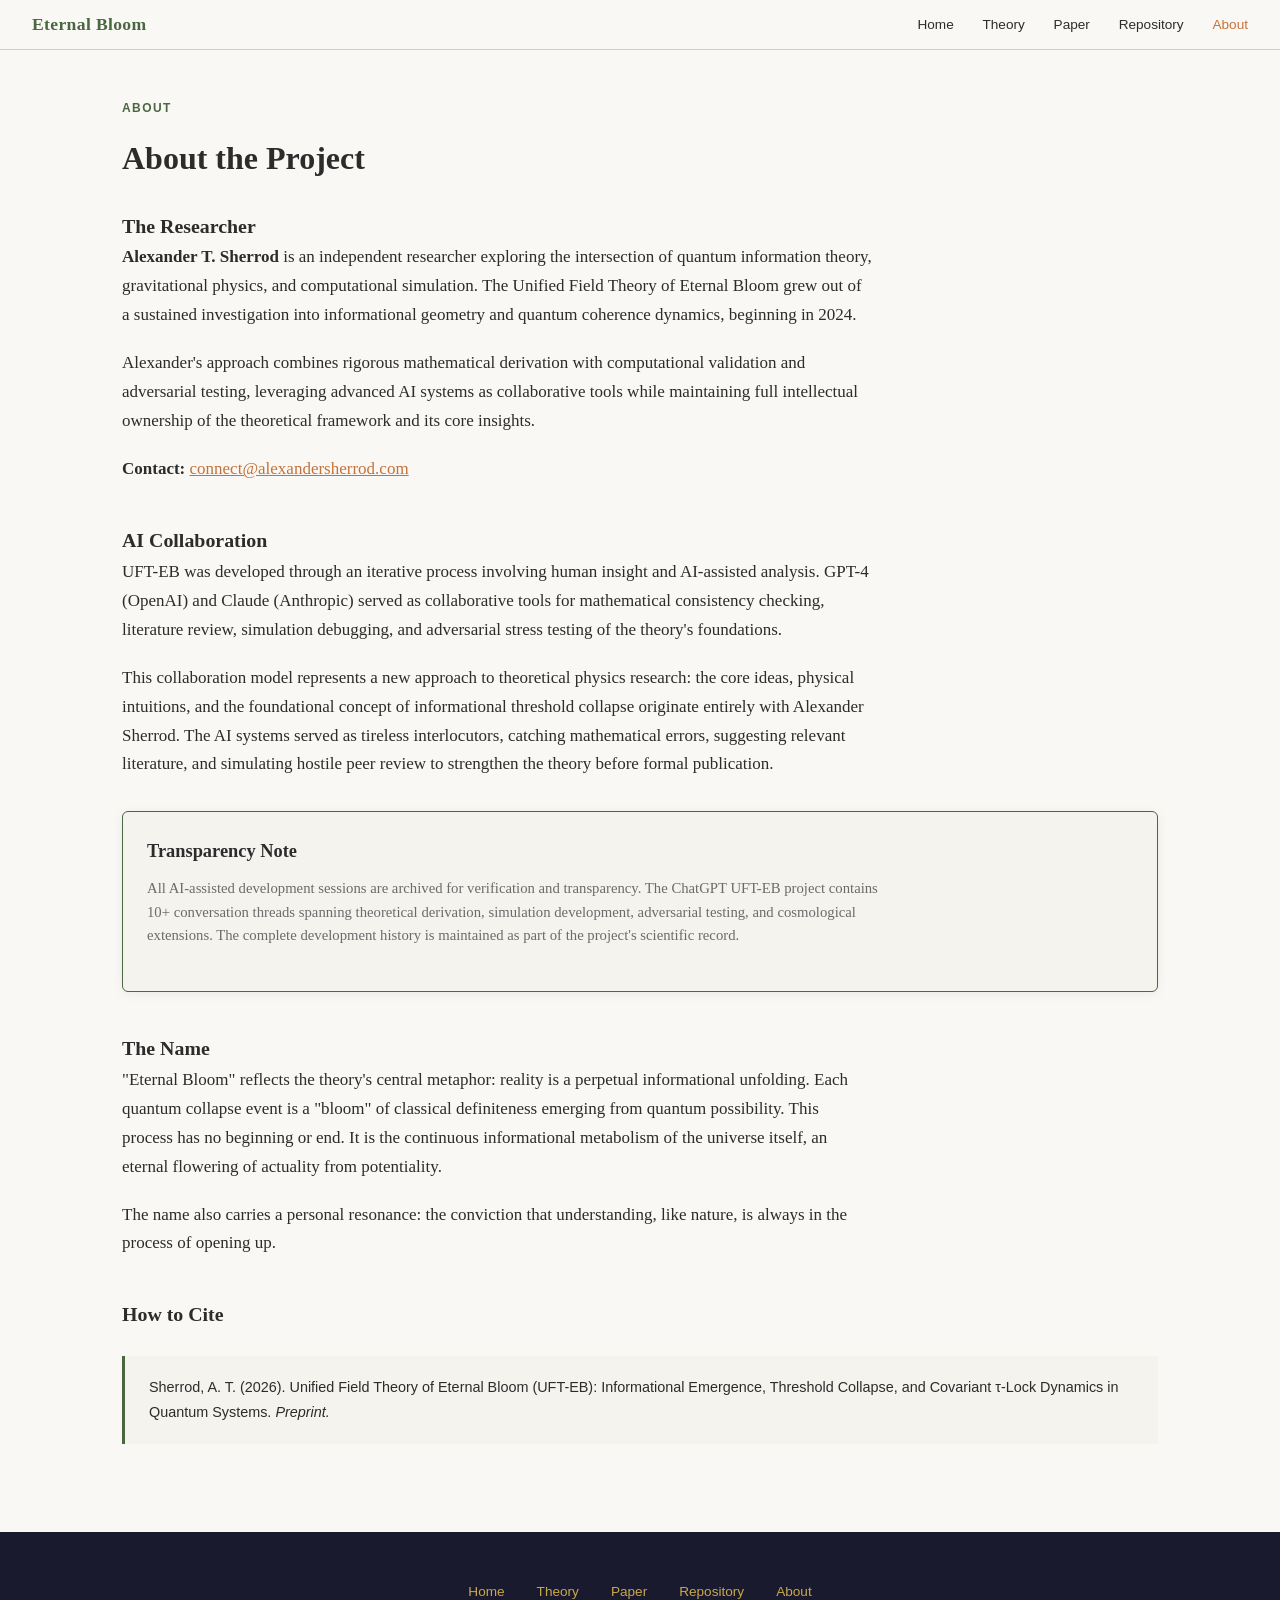
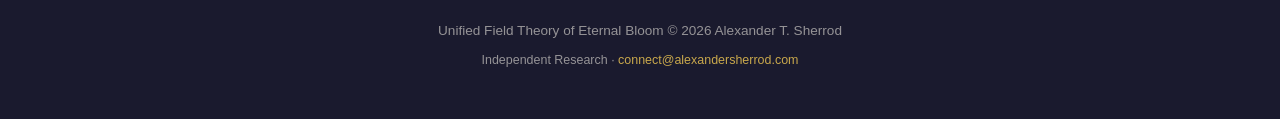
<file: about.html>
<!DOCTYPE html>
<html lang="en">
<head>
  <meta charset="UTF-8">
  <meta name="viewport" content="width=device-width, initial-scale=1.0">
  <title>About â Eternal Bloom (UFT-EB)</title>
  <link rel="stylesheet" href="css/style.css">
</head>
<body>

<nav>
  <a href="index.html" class="logo">Eternal Bloom</a>
  <div class="nav-links">
    <a href="index.html">Home</a>
    <a href="theory.html">Theory</a>
    <a href="paper.html">Paper</a>
    <a href="repository.html">Repository</a>
    <a href="about.html" class="active">About</a>
  </div>
</nav>

<section class="section" style="padding-top: 3rem;">
  <p class="section-label">About</p>
  <h2>About the Project</h2>

  <h3 style="margin-top: 2rem;">The Researcher</h3>
  <p><strong>Alexander T. Sherrod</strong> is an independent researcher exploring the intersection of quantum information theory, gravitational physics, and computational simulation. The Unified Field Theory of Eternal Bloom grew out of a sustained investigation into informational geometry and quantum coherence dynamics, beginning in 2024.</p>

  <p>Alexander's approach combines rigorous mathematical derivation with computational validation and adversarial testing, leveraging advanced AI systems as collaborative tools while maintaining full intellectual ownership of the theoretical framework and its core insights.</p>

  <p><strong>Contact:</strong> <a href="mailto:connect@alexandersherrod.com" style="color: var(--accent);">connect@alexandersherrod.com</a></p>

  <h3 style="margin-top: 2.5rem;">AI Collaboration</h3>
  <p>UFT-EB was developed through an iterative process involving human insight and AI-assisted analysis. GPT-4 (OpenAI) and Claude (Anthropic) served as collaborative tools for mathematical consistency checking, literature review, simulation debugging, and adversarial stress testing of the theory's foundations.</p>

  <p>This collaboration model represents a new approach to theoretical physics research: the core ideas, physical intuitions, and the foundational concept of informational threshold collapse originate entirely with Alexander Sherrod. The AI systems served as tireless interlocutors, catching mathematical errors, suggesting relevant literature, and simulating hostile peer review to strengthen the theory before formal publication.</p>

  <div class="card" style="margin-top: 2rem; background: #f5f3ee; border-color: var(--green);">
    <h3 style="color: var(--text);">Transparency Note</h3>
    <p>All AI-assisted development sessions are archived for verification and transparency. The ChatGPT UFT-EB project contains 10+ conversation threads spanning theoretical derivation, simulation development, adversarial testing, and cosmological extensions. The complete development history is maintained as part of the project's scientific record.</p>
  </div>

  <h3 style="margin-top: 2.5rem;">The Name</h3>
  <p>"Eternal Bloom" reflects the theory's central metaphor: reality is a perpetual informational unfolding. Each quantum collapse event is a "bloom" of classical definiteness emerging from quantum possibility. This process has no beginning or end. It is the continuous informational metabolism of the universe itself, an eternal flowering of actuality from potentiality.</p>

  <p>The name also carries a personal resonance: the conviction that understanding, like nature, is always in the process of opening up.</p>

  <h3 style="margin-top: 2.5rem;">How to Cite</h3>
  <div class="equation-block" style="font-style: normal; font-size: 0.9rem; font-family: var(--sans);">
    Sherrod, A. T. (2026). Unified Field Theory of Eternal Bloom (UFT-EB): Informational Emergence, Threshold Collapse, and Covariant &tau;-Lock Dynamics in Quantum Systems. <em>Preprint.</em>
  </div>

</section>

<footer>
  <div class="footer-links">
    <a href="index.html">Home</a>
    <a href="theory.html">Theory</a>
    <a href="paper.html">Paper</a>
    <a href="repository.html">Repository</a>
    <a href="about.html">About</a>
  </div>
  <p>Unified Field Theory of Eternal Bloom &copy; 2026 Alexander T. Sherrod</p>
  <p style="margin-top: 0.5rem; font-size: 0.78rem;">Independent Research &middot; <a href="mailto:connect@alexandersherrod.com">connect@alexandersherrod.com</a></p>
</footer>

</body>
</html>
</file>
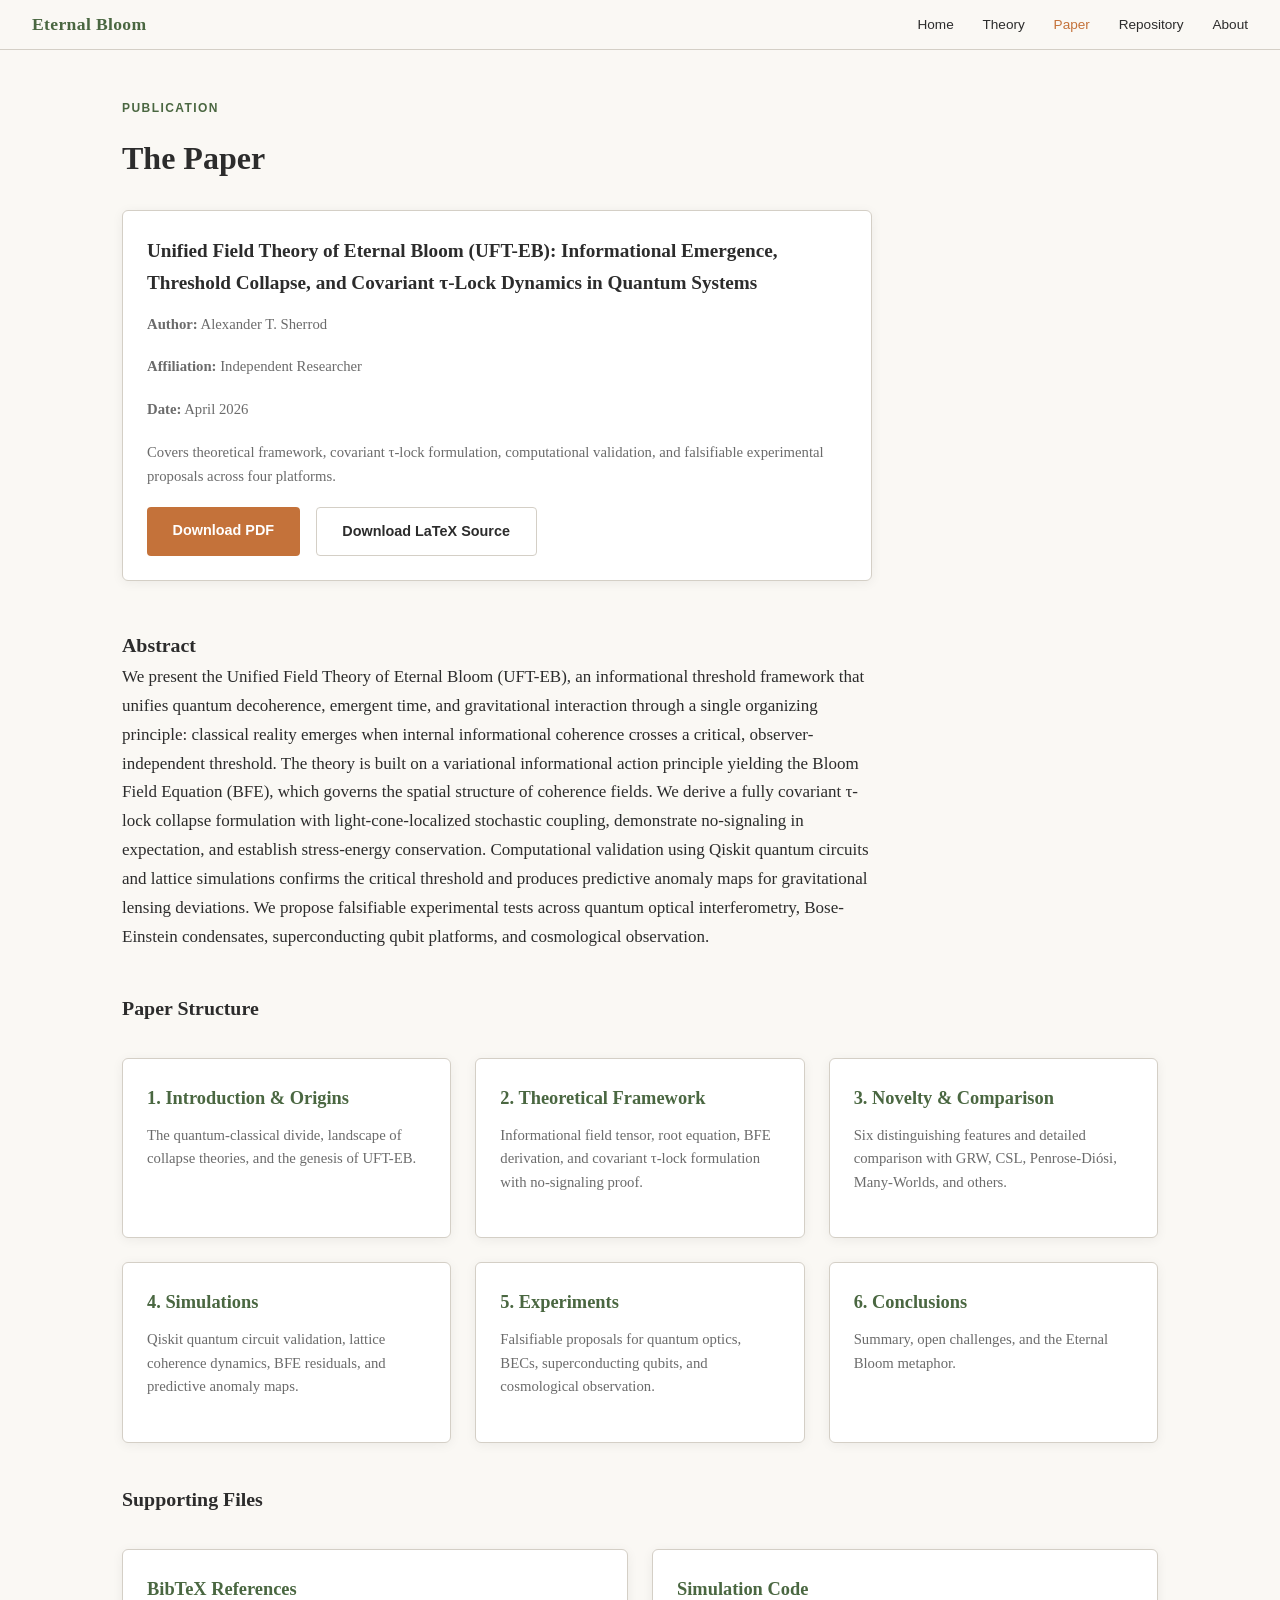
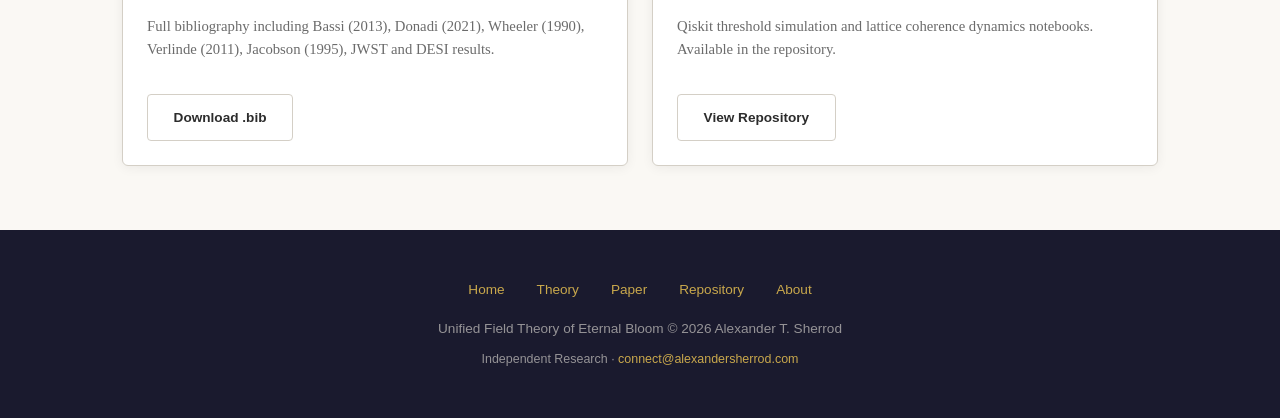
<file: paper.html>
<!DOCTYPE html>
<html lang="en">
<head>
  <meta charset="UTF-8">
  <meta name="viewport" content="width=device-width, initial-scale=1.0">
  <title>The Paper â Eternal Bloom (UFT-EB)</title>
  <link rel="stylesheet" href="css/style.css">
</head>
<body>

<nav>
  <a href="index.html" class="logo">Eternal Bloom</a>
  <div class="nav-links">
    <a href="index.html">Home</a>
    <a href="theory.html">Theory</a>
    <a href="paper.html" class="active">Paper</a>
    <a href="repository.html">Repository</a>
    <a href="about.html">About</a>
  </div>
</nav>

<section class="section" style="padding-top: 3rem;">
  <p class="section-label">Publication</p>
  <h2>The Paper</h2>

  <div class="card" style="max-width: 750px; margin-top: 2rem;">
    <h3 style="color: var(--text); font-size: 1.2rem;">Unified Field Theory of Eternal Bloom (UFT-EB): Informational Emergence, Threshold Collapse, and Covariant &tau;-Lock Dynamics in Quantum Systems</h3>
    <p style="margin-top: 0.8rem;"><strong>Author:</strong> Alexander T. Sherrod</p>
    <p><strong>Affiliation:</strong> Independent Researcher</p>
    <p><strong>Date:</strong> April 2026</p>
    <p style="margin-top: 1rem;">Covers theoretical framework, covariant &tau;-lock formulation, computational validation, and falsifiable experimental proposals across four platforms.</p>
    <div style="margin-top: 1.2rem; display: flex; gap: 1rem;">
      <a href="paper/UFT_EB_Journal_Paper.pdf" class="btn btn-primary" download>Download PDF</a>
      <a href="paper/UFT_EB_Journal_Paper.tex" class="btn btn-outline" style="color: var(--text); border-color: var(--border);" download>Download LaTeX Source</a>
    </div>
  </div>

  <h3 style="margin-top: 3rem;">Abstract</h3>
  <p>We present the Unified Field Theory of Eternal Bloom (UFT-EB), an informational threshold framework that unifies quantum decoherence, emergent time, and gravitational interaction through a single organizing principle: classical reality emerges when internal informational coherence crosses a critical, observer-independent threshold. The theory is built on a variational informational action principle yielding the Bloom Field Equation (BFE), which governs the spatial structure of coherence fields. We derive a fully covariant &tau;-lock collapse formulation with light-cone-localized stochastic coupling, demonstrate no-signaling in expectation, and establish stress-energy conservation. Computational validation using Qiskit quantum circuits and lattice simulations confirms the critical threshold and produces predictive anomaly maps for gravitational lensing deviations. We propose falsifiable experimental tests across quantum optical interferometry, Bose-Einstein condensates, superconducting qubit platforms, and cosmological observation.</p>

  <h3 style="margin-top: 2.5rem;">Paper Structure</h3>
  <div class="card-grid" style="grid-template-columns: repeat(3, 1fr);">
    <div class="card">
      <h3>1. Introduction & Origins</h3>
      <p>The quantum-classical divide, landscape of collapse theories, and the genesis of UFT-EB.</p>
    </div>
    <div class="card">
      <h3>2. Theoretical Framework</h3>
      <p>Informational field tensor, root equation, BFE derivation, and covariant &tau;-lock formulation with no-signaling proof.</p>
    </div>
    <div class="card">
      <h3>3. Novelty & Comparison</h3>
      <p>Six distinguishing features and detailed comparison with GRW, CSL, Penrose-Di&oacute;si, Many-Worlds, and others.</p>
    </div>
    <div class="card">
      <h3>4. Simulations</h3>
      <p>Qiskit quantum circuit validation, lattice coherence dynamics, BFE residuals, and predictive anomaly maps.</p>
    </div>
    <div class="card">
      <h3>5. Experiments</h3>
      <p>Falsifiable proposals for quantum optics, BECs, superconducting qubits, and cosmological observation.</p>
    </div>
    <div class="card">
      <h3>6. Conclusions</h3>
      <p>Summary, open challenges, and the Eternal Bloom metaphor.</p>
    </div>
  </div>

  <h3 style="margin-top: 2.5rem;">Supporting Files</h3>
  <div class="card-grid" style="grid-template-columns: repeat(2, 1fr);">
    <div class="card">
      <h3>BibTeX References</h3>
      <p>Full bibliography including Bassi (2013), Donadi (2021), Wheeler (1990), Verlinde (2011), Jacobson (1995), JWST and DESI results.</p>
      <a href="paper/eternal_bloom_refs.bib" class="btn btn-outline" style="color: var(--text); border-color: var(--border); margin-top: 0.8rem; font-size: 0.85rem;" download>Download .bib</a>
    </div>
    <div class="card">
      <h3>Simulation Code</h3>
      <p>Qiskit threshold simulation and lattice coherence dynamics notebooks. Available in the repository.</p>
      <a href="repository.html" class="btn btn-outline" style="color: var(--text); border-color: var(--border); margin-top: 0.8rem; font-size: 0.85rem;">View Repository</a>
    </div>
  </div>
</section>

<footer>
  <div class="footer-links">
    <a href="index.html">Home</a>
    <a href="theory.html">Theory</a>
    <a href="paper.html">Paper</a>
    <a href="repository.html">Repository</a>
    <a href="about.html">About</a>
  </div>
  <p>Unified Field Theory of Eternal Bloom &copy; 2026 Alexander T. Sherrod</p>
  <p style="margin-top: 0.5rem; font-size: 0.78rem;">Independent Research &middot; <a href="mailto:connect@alexandersherrod.com">connect@alexandersherrod.com</a></p>
</footer>

</body>
</html>
</file>
<file: css/style.css>
/* ============================================================
   Eternal Bloom â UFT-EB Website Stylesheet
   Design: Academic warmth â serif type, earth tones, clean cards
   ============================================================ */

:root {
  --bg: #faf8f4;
  --bg-dark: #1a1a2e;
  --bg-hero: #0f0f1e;
  --text: #2c2c2c;
  --text-light: #6b6b6b;
  --text-on-dark: #e8e4dc;
  --accent: #c4723a;
  --accent-hover: #a85d2d;
  --green: #4a6741;
  --green-light: #5a7a50;
  --gold: #c9a84c;
  --border: #d4cfc6;
  --card-bg: #ffffff;
  --card-shadow: 0 2px 12px rgba(0,0,0,0.06);
  --serif: 'Georgia', 'Times New Roman', serif;
  --sans: -apple-system, BlinkMacSystemFont, 'Segoe UI', Roboto, sans-serif;
  --mono: 'SF Mono', 'Fira Code', monospace;
  --max-width: 1100px;
}

*, *::before, *::after { box-sizing: border-box; margin: 0; padding: 0; }

html { scroll-behavior: smooth; }

body {
  font-family: var(--serif);
  color: var(--text);
  background: var(--bg);
  line-height: 1.7;
  font-size: 17px;
}

/* ---- NAVIGATION ---- */
nav {
  position: sticky; top: 0; z-index: 100;
  background: var(--bg);
  border-bottom: 1px solid var(--border);
  padding: 0.6rem 2rem;
  display: flex; align-items: center; justify-content: space-between;
  font-family: var(--sans);
  font-size: 0.85rem;
}
nav .logo {
  font-family: var(--serif);
  font-size: 1.1rem;
  font-weight: 700;
  color: var(--green);
  text-decoration: none;
  letter-spacing: 0.02em;
}
nav .nav-links { display: flex; gap: 1.8rem; }
nav .nav-links a {
  color: var(--text);
  text-decoration: none;
  font-weight: 500;
  transition: color 0.2s;
}
nav .nav-links a:hover, nav .nav-links a.active {
  color: var(--accent);
}

/* ---- HERO ---- */
.hero {
  background: var(--bg-hero);
  color: var(--text-on-dark);
  padding: 5rem 2rem 4rem;
  text-align: center;
  position: relative;
  overflow: hidden;
}
.hero::before {
  content: '';
  position: absolute; inset: 0;
  background: radial-gradient(ellipse at 50% 30%, rgba(74,103,65,0.25) 0%, transparent 60%),
              radial-gradient(ellipse at 70% 70%, rgba(196,114,58,0.15) 0%, transparent 50%);
  pointer-events: none;
}
.hero h1 {
  font-size: 3rem;
  font-weight: 700;
  line-height: 1.2;
  margin-bottom: 0.6rem;
  position: relative;
}
.hero h1 span { color: var(--gold); }
.hero .subtitle {
  font-size: 1.15rem;
  color: rgba(232,228,220,0.75);
  max-width: 650px;
  margin: 0 auto 2rem;
  font-style: italic;
  position: relative;
}
.hero .cta-row {
  display: flex; gap: 1rem; justify-content: center;
  position: relative;
}
.btn {
  display: inline-block;
  padding: 0.7rem 1.6rem;
  border-radius: 4px;
  font-family: var(--sans);
  font-size: 0.9rem;
  font-weight: 600;
  text-decoration: none;
  transition: all 0.2s;
  cursor: pointer;
  border: none;
}
.btn-primary { background: var(--accent); color: #fff; }
.btn-primary:hover { background: var(--accent-hover); }
.btn-outline { background: transparent; color: var(--text-on-dark); border: 1px solid rgba(232,228,220,0.4); }
.btn-outline:hover { border-color: var(--gold); color: var(--gold); }

/* ---- SECTIONS ---- */
.section {
  max-width: var(--max-width);
  margin: 0 auto;
  padding: 4rem 2rem;
}
.section-label {
  font-family: var(--sans);
  font-size: 0.75rem;
  font-weight: 700;
  text-transform: uppercase;
  letter-spacing: 0.12em;
  color: var(--green);
  margin-bottom: 0.5rem;
}
.section h2 {
  font-size: 2rem;
  margin-bottom: 1.2rem;
  line-height: 1.25;
}
.section p {
  max-width: 750px;
  margin-bottom: 1.2rem;
}

/* ---- CARDS ---- */
.card-grid {
  display: grid;
  grid-template-columns: repeat(auto-fill, minmax(300px, 1fr));
  gap: 1.5rem;
  margin-top: 2rem;
}
.card {
  background: var(--card-bg);
  border: 1px solid var(--border);
  border-radius: 6px;
  padding: 1.5rem;
  box-shadow: var(--card-shadow);
  transition: transform 0.2s, box-shadow 0.2s;
}
.card:hover {
  transform: translateY(-2px);
  box-shadow: 0 6px 20px rgba(0,0,0,0.1);
}
.card h3 {
  font-size: 1.15rem;
  margin-bottom: 0.6rem;
  color: var(--green);
}
.card p {
  font-size: 0.92rem;
  color: var(--text-light);
  line-height: 1.6;
}

/* ---- EQUATIONS ---- */
.equation-block {
  background: #f5f3ee;
  border-left: 3px solid var(--green);
  padding: 1.2rem 1.5rem;
  margin: 1.5rem 0;
  border-radius: 0 4px 4px 0;
  font-family: var(--serif);
  font-style: italic;
  font-size: 1.05rem;
  overflow-x: auto;
}
.equation-label {
  font-family: var(--sans);
  font-size: 0.75rem;
  font-weight: 600;
  color: var(--accent);
  text-transform: uppercase;
  letter-spacing: 0.08em;
  margin-bottom: 0.4rem;
  font-style: normal;
}

/* ---- GALLERY ---- */
.gallery-grid {
  display: grid;
  grid-template-columns: repeat(auto-fill, minmax(220px, 1fr));
  gap: 1rem;
  margin-top: 2rem;
}
.gallery-item {
  border-radius: 6px;
  overflow: hidden;
  border: 1px solid var(--border);
  cursor: pointer;
  transition: transform 0.2s;
  position: relative;
}
.gallery-item:hover { transform: scale(1.02); }
.gallery-item img {
  width: 100%;
  height: 180px;
  object-fit: cover;
  display: block;
}
.gallery-item .caption {
  padding: 0.6rem 0.8rem;
  font-family: var(--sans);
  font-size: 0.78rem;
  color: var(--text-light);
  background: var(--card-bg);
}

/* ---- TIMELINE ---- */
.timeline {
  position: relative;
  padding-left: 2.5rem;
  margin-top: 2rem;
}
.timeline::before {
  content: '';
  position: absolute;
  left: 0.6rem; top: 0; bottom: 0;
  width: 2px;
  background: var(--border);
}
.timeline-item {
  position: relative;
  margin-bottom: 2rem;
  padding-left: 1rem;
}
.timeline-item::before {
  content: '';
  position: absolute;
  left: -2rem; top: 0.4rem;
  width: 10px; height: 10px;
  border-radius: 50%;
  background: var(--accent);
  border: 2px solid var(--bg);
}
.timeline-date {
  font-family: var(--sans);
  font-size: 0.8rem;
  font-weight: 600;
  color: var(--accent);
  margin-bottom: 0.2rem;
}
.timeline-item h3 {
  font-size: 1.05rem;
  margin-bottom: 0.3rem;
}
.timeline-item p {
  font-size: 0.9rem;
  color: var(--text-light);
}

/* ---- COMPARISON TABLE ---- */
.comparison-table {
  width: 100%;
  border-collapse: collapse;
  margin: 2rem 0;
  font-size: 0.85rem;
  font-family: var(--sans);
}
.comparison-table th {
  background: var(--green);
  color: #fff;
  padding: 0.7rem 0.8rem;
  text-align: left;
  font-weight: 600;
}
.comparison-table td {
  padding: 0.6rem 0.8rem;
  border-bottom: 1px solid var(--border);
}
.comparison-table tr:nth-child(even) td { background: #f9f7f3; }
.comparison-table .check { color: var(--green); font-weight: 700; }
.comparison-table .cross { color: #b44; font-weight: 700; }
.comparison-table .partial { color: var(--gold); font-weight: 700; }

/* ---- FOOTER ---- */
footer {
  background: var(--bg-dark);
  color: rgba(232,228,220,0.6);
  padding: 3rem 2rem;
  text-align: center;
  font-family: var(--sans);
  font-size: 0.85rem;
}
footer a { color: var(--gold); text-decoration: none; }
footer a:hover { text-decoration: underline; }
footer .footer-links { margin-bottom: 1rem; display: flex; gap: 2rem; justify-content: center; }

/* ---- LIGHTBOX ---- */
.lightbox-overlay {
  display: none;
  position: fixed; inset: 0;
  background: rgba(0,0,0,0.85);
  z-index: 1000;
  align-items: center; justify-content: center;
  cursor: pointer;
}
.lightbox-overlay.active { display: flex; }
.lightbox-overlay img {
  max-width: 90vw;
  max-height: 85vh;
  border-radius: 6px;
  box-shadow: 0 10px 40px rgba(0,0,0,0.5);
}

/* ---- RESPONSIVE ---- */
@media (max-width: 768px) {
  .hero h1 { font-size: 2rem; }
  .hero .subtitle { font-size: 1rem; }
  nav { flex-direction: column; gap: 0.5rem; }
  nav .nav-links { flex-wrap: wrap; justify-content: center; gap: 1rem; }
  .card-grid { grid-template-columns: 1fr; }
  .gallery-grid { grid-template-columns: repeat(2, 1fr); }
  .comparison-table { font-size: 0.75rem; }
}
</file>
